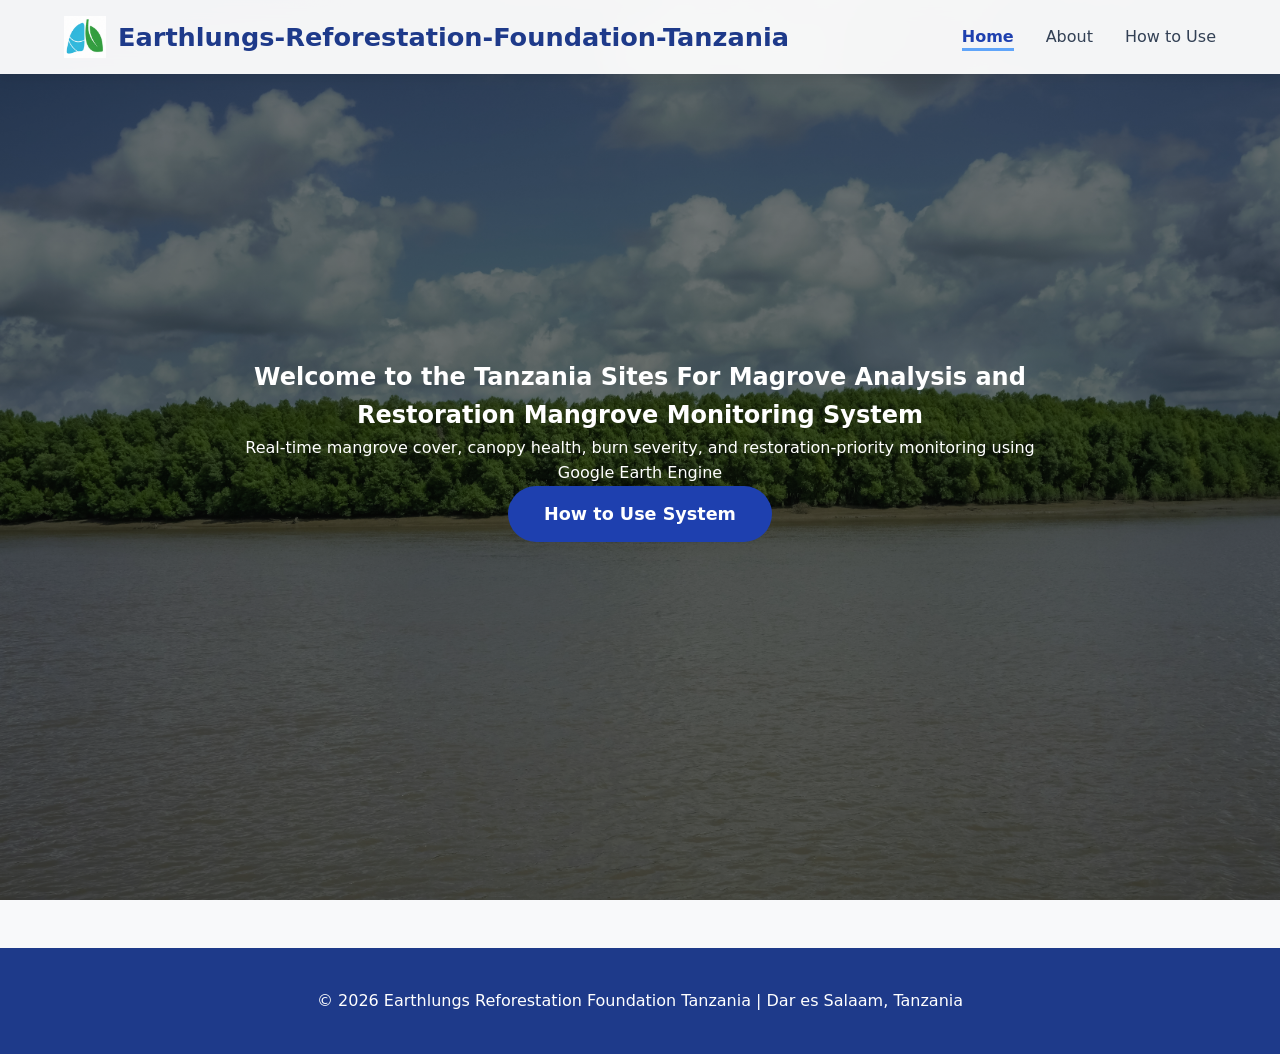
<file: index.html>
<!DOCTYPE html>
<html lang="en">
<head>
  <meta charset="UTF-8">
  <meta name="viewport" content="width=device-width, initial-scale=1.0">
  <title>Home - Tanzania Sites for Mangrove Monitoring</title>
  <link rel="stylesheet" href="style.css">
</head>
<body>

  <nav class="navbar">
    <div class="logo"><img src="logo.png" alt="EarthLungs Logo" class="logo-img">Earthlungs-Reforestation-Foundation-Tanzania </div>
    <ul>
      <li><a href="index.html" class="active">Home</a></li>
      <li><a href="about.html">About</a></li>
      <li><a href="app.html">How to Use</a></li>
    </ul>
  </nav>

  <section class="hero">
    <div class="hero-content">
      <h1>Welcome to the <span class="highlight">Tanzania Sites For Magrove Analysis and Restoration</span> Mangrove Monitoring System</h1>
      <p>Real-time mangrove cover, canopy health, burn severity, and restoration-priority monitoring using Google Earth Engine</p>
      <a href="app.html" class="btn">How to Use System</a>
    </div>
  </section>

  <footer>
    <p>&copy; 2026 Earthlungs Reforestation Foundation Tanzania | Dar es Salaam, Tanzania</p>
  </footer>
</body>
</html>
</file>
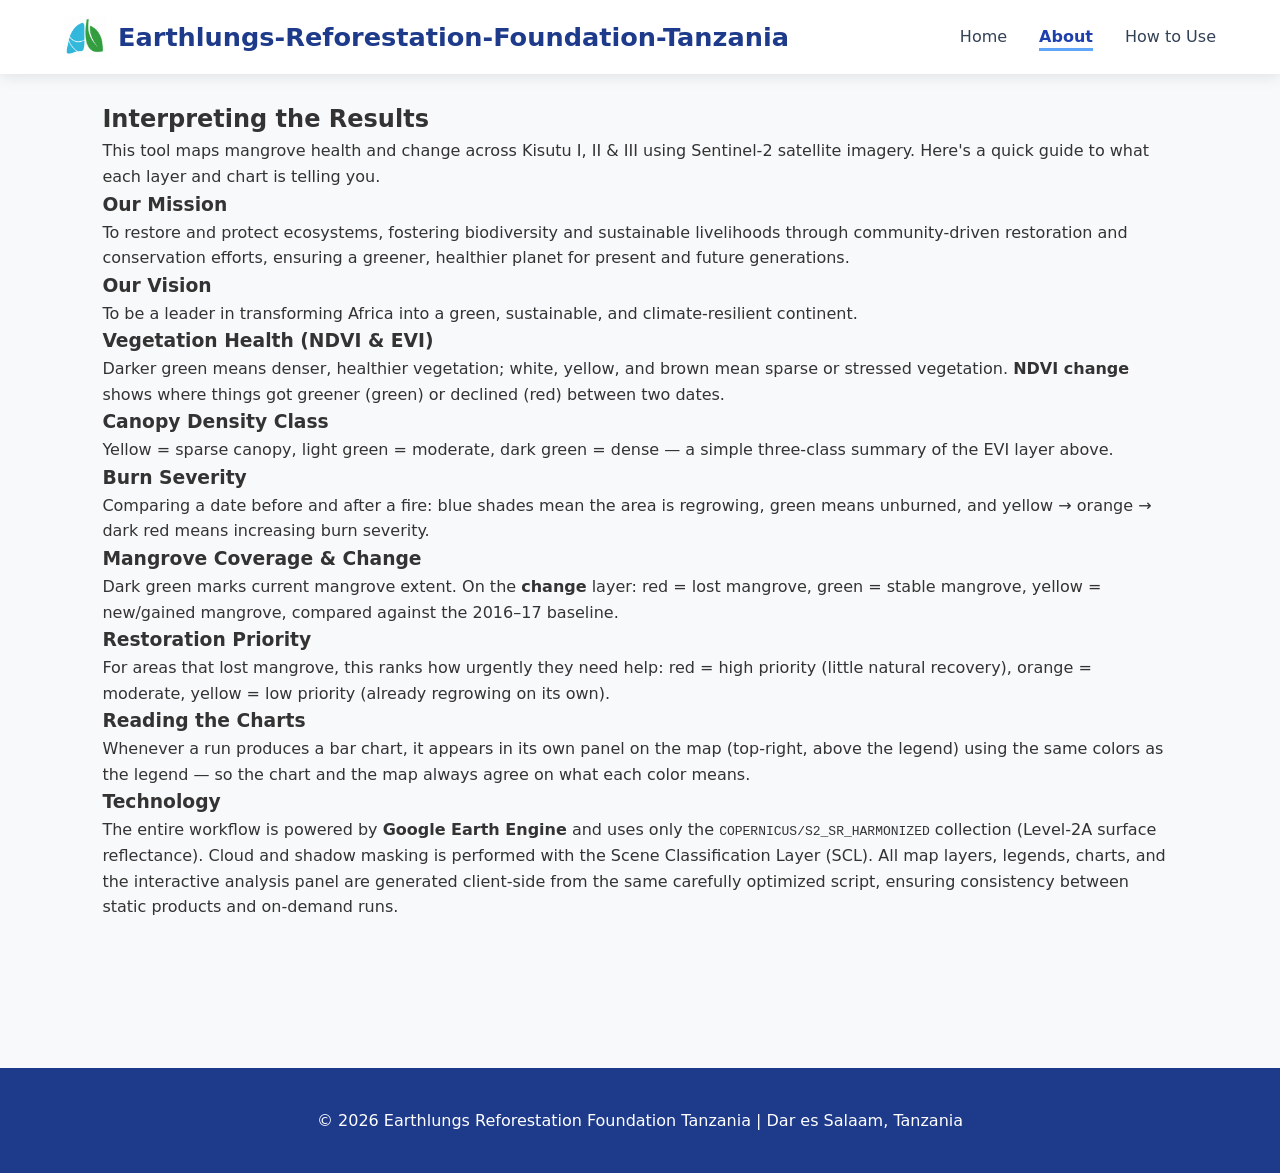
<file: about.html>
<!DOCTYPE html>
<html lang="en">
<head>
  <meta charset="UTF-8">
  <meta name="viewport" content="width=device-width, initial-scale=1.0">
  <title>About - Kisutu Mangrove Monitor</title>
  <link rel="stylesheet" href="style.css">
</head>
<body>
  <nav class="navbar">
    <div class="logo">
      <img src="logo.png" alt="EarthLungs Logo" class="logo-img">Earthlungs-Reforestation-Foundation-Tanzania
    </div>
    <ul>
      <li><a href="index.html">Home</a></li>
      <li><a href="about.html" class="active">About</a></li>
      <li><a href="app.html">How to Use</a></li>
    </ul>
  </nav>

  <section class="about-section">
    <div class="container">
      <h2>Interpreting the Results</h2>

      <div class="project-description">
        <p>
          This tool maps mangrove health and change across Kisutu I, II &amp; III using Sentinel-2
          satellite imagery. Here's a quick guide to what each layer and chart is telling you.
        </p>

        <h3>Our Mission</h3>
        <p>
          To restore and protect ecosystems, fostering biodiversity and sustainable livelihoods
          through community-driven restoration and conservation efforts, ensuring a greener,
          healthier planet for present and future generations.
        </p>

        <h3>Our Vision</h3>
        <p>
          To be a leader in transforming Africa into a green, sustainable, and climate-resilient
          continent.
        </p>

        <h3>Vegetation Health (NDVI &amp; EVI)</h3>
        <p>
          Darker green means denser, healthier vegetation; white, yellow, and brown mean sparse or
          stressed vegetation. <strong>NDVI change</strong> shows where things got greener (green)
          or declined (red) between two dates.
        </p>

        <h3>Canopy Density Class</h3>
        <p>
          Yellow = sparse canopy, light green = moderate, dark green = dense — a simple three-class
          summary of the EVI layer above.
        </p>

        <h3>Burn Severity</h3>
        <p>
          Comparing a date before and after a fire: blue shades mean the area is regrowing,
          green means unburned, and yellow → orange → dark red means increasing burn severity.
        </p>

        <h3>Mangrove Coverage &amp; Change</h3>
        <p>
          Dark green marks current mangrove extent. On the <strong>change</strong> layer:
          red = lost mangrove, green = stable mangrove, yellow = new/gained mangrove, compared
          against the 2016–17 baseline.
        </p>

        <h3>Restoration Priority</h3>
        <p>
          For areas that lost mangrove, this ranks how urgently they need help: red = high
          priority (little natural recovery), orange = moderate, yellow = low priority
          (already regrowing on its own).
        </p>

        <h3>Reading the Charts</h3>
        <p>
          Whenever a run produces a bar chart, it appears in its own panel on the map (top-right,
          above the legend) using the same colors as the legend — so the chart and the map always
          agree on what each color means.
        </p>

        <h3>Technology</h3>
        <p>
          The entire workflow is powered by <strong>Google Earth Engine</strong> and uses only
          the <code>COPERNICUS/S2_SR_HARMONIZED</code> collection (Level-2A surface reflectance).
          Cloud and shadow masking is performed with the Scene Classification Layer (SCL). All
          map layers, legends, charts, and the interactive analysis panel are generated
          client-side from the same carefully optimized script, ensuring consistency between
          static products and on-demand runs.
        </p>
      </div>
    </div>
  </section>
  <footer>
    <p>&copy; 2026 Earthlungs Reforestation Foundation Tanzania | Dar es Salaam, Tanzania</p>
  </footer>
</body>
</html>
</file>
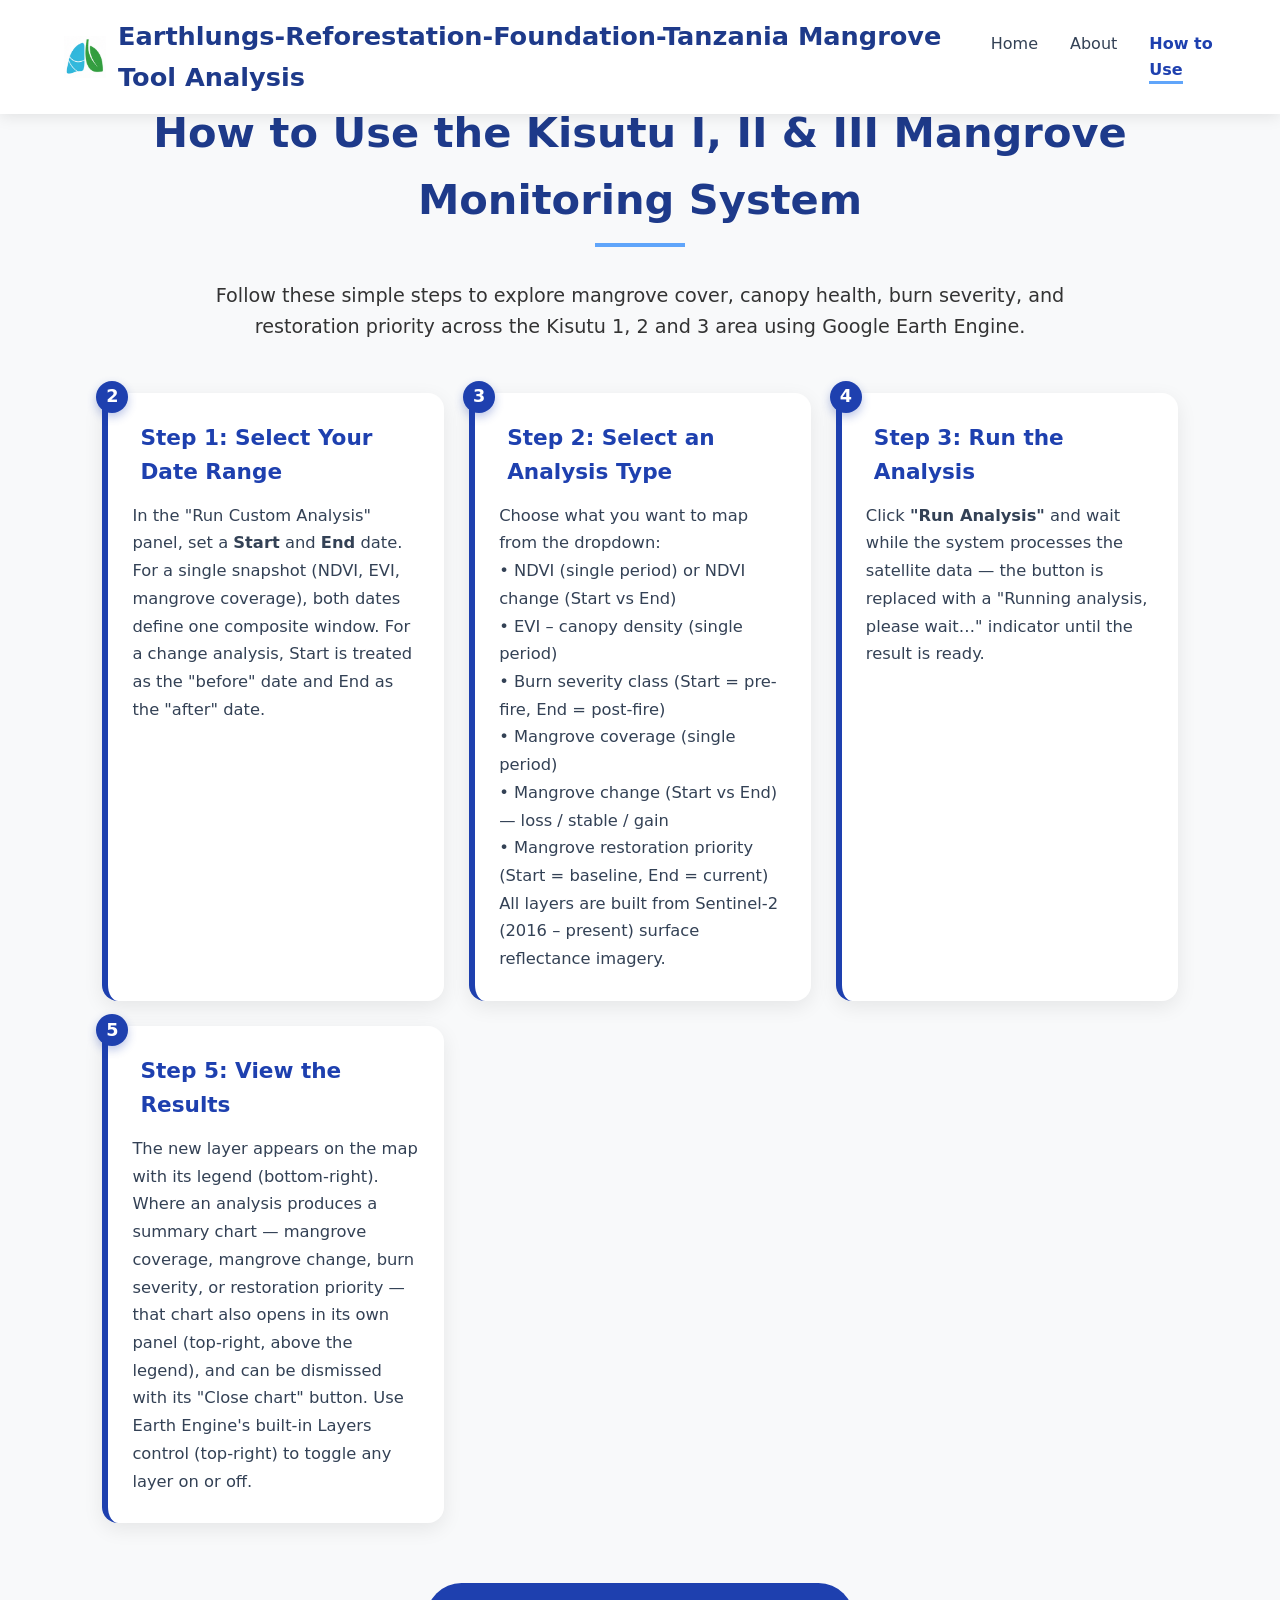
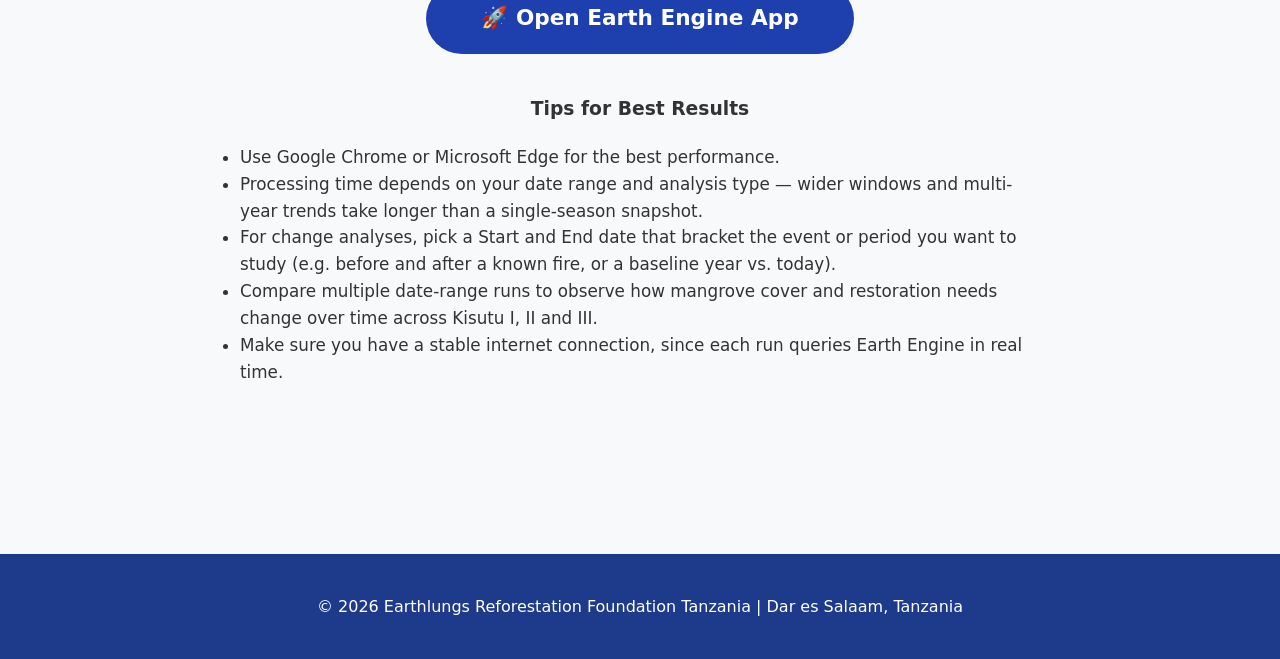
<file: app.html>
<!DOCTYPE html>
<html lang="en">
<head>
  <meta charset="UTF-8">
  <meta name="viewport" content="width=device-width, initial-scale=1.0">
  <title>How to Use - Mangrove Tool</title>
  <link rel="stylesheet" href="style.css">
</head>
<body>

  <nav class="navbar">
    <div class="logo"><img src="logo.png" alt="EarthLungs Logo" class="logo-img">Earthlungs-Reforestation-Foundation-Tanzania Mangrove Tool Analysis</div>
    <ul>
      <li><a href="index.html">Home</a></li>
      <li><a href="about.html">About</a></li>
      <li><a href="app.html" class="active">How to Use</a></li>
    </ul>
  </nav>

  <section class="section">
    <div class="container">
      <h2>How to Use the Kisutu I, II &amp; III Mangrove Monitoring System</h2>

      <p style="text-align: center; font-size: 1.2rem; max-width: 900px; margin: 0 auto 50px;">
        Follow these simple steps to explore mangrove cover, canopy health, burn severity,
        and restoration priority across the Kisutu 1, 2 and 3 area using Google Earth Engine.
      </p>

      <div class="how-to-use">

        <div class="step-card" data-step="2">
          <h3>Step 1: Select Your Date Range</h3>
          <p>In the "Run Custom Analysis" panel, set a <strong>Start</strong> and <strong>End</strong> date.
             For a single snapshot (NDVI, EVI, mangrove coverage), both dates define one composite window.
             For a change analysis, Start is treated as the "before" date and End as the "after" date.</p>
        </div>

        <div class="step-card" data-step="3">
          <h3>Step 2: Select an Analysis Type</h3>
          <p>Choose what you want to map from the dropdown:<br>
             • NDVI (single period) or NDVI change (Start vs End)<br>
             • EVI – canopy density (single period)<br>
             • Burn severity class (Start = pre-fire, End = post-fire)<br>
             • Mangrove coverage (single period)<br>
             • Mangrove change (Start vs End) — loss / stable / gain<br>
             • Mangrove restoration priority (Start = baseline, End = current)<br>
             All layers are built from Sentinel-2 (2016 – present) surface reflectance imagery.
          </p>
        </div>

        <div class="step-card" data-step="4">
          <h3>Step 3: Run the Analysis</h3>
          <p>Click <strong>"Run Analysis"</strong> and wait while the system processes the satellite data —
             the button is replaced with a "Running analysis, please wait…" indicator until the result
             is ready.</p>
        </div>

        <div class="step-card" data-step="5">
          <h3>Step 5: View the Results</h3>
          <p>The new layer appears on the map with its legend (bottom-right). Where an analysis produces
             a summary chart — mangrove coverage, mangrove change, burn severity, or restoration
             priority — that chart also opens in its own panel (top-right, above the legend), and can
             be dismissed with its "Close chart" button. Use Earth Engine's built-in Layers control
             (top-right) to toggle any layer on or off.</p>
        </div>


      </div>

      <!-- Centered Big Button -->
      <div style="text-align: center; margin: 60px 0 40px 0;">
        <a href="https://loneysafari.users.earthengine.app/view/earthlungs"
           target="_blank"
           class="btn"
           style="font-size: 1.35rem; padding: 18px 55px;">
          🚀 Open Earth Engine App
        </a>
      </div>

      <h3 style="margin-top: 40px; text-align: center;">Tips for Best Results</h3>
      <ul style="max-width: 800px; margin: 20px auto; font-size: 1.05rem;">
        <li>Use Google Chrome or Microsoft Edge for the best performance.</li>
        <li>Processing time depends on your date range and analysis type — wider windows and
            multi-year trends take longer than a single-season snapshot.</li>
        <li>For change analyses, pick a Start and End date that bracket the event or period you want
            to study (e.g. before and after a known fire, or a baseline year vs. today).</li>
        <li>Compare multiple date-range runs to observe how mangrove cover and restoration needs
            change over time across Kisutu I, II and III.</li>
        <li>Make sure you have a stable internet connection, since each run queries Earth Engine
            in real time.</li>
      </ul>

    </div>
  </section>

  <footer>
    <p>&copy; 2026 Earthlungs Reforestation Foundation Tanzania | Dar es Salaam, Tanzania</p>
  </footer>
</body>
</html>
</file>
<file: style.css>
* {
    margin: 0;
    padding: 0;
    box-sizing: border-box;
}

body {
    font-family: 'Segoe UI', system-ui, -apple-system, sans-serif;
    line-height: 1.6;
    color: #333;
    background: #f8f9fa;
}

/* ==================== NAVBAR ==================== */
.navbar {
    position: fixed;
    top: 0;
    width: 100%;
    background: rgba(255, 255, 255, 0.95);
    backdrop-filter: blur(10px);
    box-shadow: 0 2px 15px rgba(0, 0, 0, 0.1);
    padding: 1rem 5%;
    display: flex;
    justify-content: space-between;
    align-items: center;
    z-index: 1000;
}

.logo {
    font-size: 1.6rem;
    font-weight: 700;
    color: #1e3a8a;
    display: flex;
    align-items: center;
    gap: 12px;
}

.logo-img {
    width: 42px;
    height: 42px;
    object-fit: contain;
    flex-shrink: 0;
}

.navbar ul {
    list-style: none;
    display: flex;
    gap: 2rem;
}

.navbar a {
    text-decoration: none;
    color: #334155;
    font-weight: 500;
    transition: color 0.3s;
}

.navbar a:hover {
    color: #1e40af;
}

.navbar a.active {
    color: #1e40af;
    font-weight: 600;
    position: relative;
}

.navbar a.active::after {
    content: '';
    position: absolute;
    bottom: -5px;
    left: 0;
    width: 100%;
    height: 3px;
    background: #60a5fa;
}

/* ==================== HERO SECTION ==================== */
.hero {
    height: 100vh;
    background-image: 
        linear-gradient(rgba(0, 0, 0, 0.45), rgba(0, 0, 0, 0.45)),
        url('hero-bg.jpeg');
    background-size: cover;
    background-position: center;
    background-attachment: fixed;
    display: flex;
    align-items: center;
    justify-content: center;
    text-align: center;
    color: white;
    position: relative;
}

.hero-content {
    position: relative;
    z-index: 2;
    max-width: 850px;
    padding: 0 20px;
}

/* ==================== ABOUT & GENERAL SECTIONS ==================== */
.about-section, .section {
    padding: 100px 8%;
    min-height: 70vh;
}

.container {
    max-width: 1200px;
    margin: 0 auto;
}

.section h2 {
    font-size: 2.6rem;
    text-align: center;
    margin-bottom: 3rem;
    color: #1e3a8a;
    position: relative;
}

.section h2::after {
    content: '';
    width: 90px;
    height: 4px;
    background: #60a5fa;
    position: absolute;
    bottom: -14px;
    left: 50%;
    transform: translateX(-50%);
}

/* ==================== PROFILE CARDS ==================== */
.researcher-profile,
.supervisor-profile {
    display: flex;
    align-items: center;
    gap: 40px;
    background: white;
    padding: 35px;
    border-radius: 15px;
    box-shadow: 0 6px 20px rgba(0, 0, 0, 0.08);
    margin-bottom: 40px;
}

.profile-photo {
    width: 230px;
    height: 230px;
    object-fit: cover;
    border-radius: 50%;
    border: 6px solid #1e40af;
    flex-shrink: 0;
}

.profile-info h2 {
    margin-top: 0;
    color: #1e3a8a;
    font-size: 2rem;
}

.profile-info p {
    margin-bottom: 8px;
    font-size: 1.05rem;
}

/* ==================== STEP CARDS (How to Use) ==================== */
.how-to-use {
    display: grid;
    grid-template-columns: repeat(auto-fit, minmax(320px, 1fr));
    gap: 25px;
    margin-top: 30px;
}

.step-card {
    background: white;
    padding: 28px 24px;
    border-radius: 16px;
    box-shadow: 0 6px 20px rgba(0, 0, 0, 0.08);
    border-left: 6px solid #1e40af;
    transition: all 0.3s ease;
    position: relative;
}

.step-card:hover {
    transform: translateY(-8px);
    box-shadow: 0 15px 30px rgba(30, 64, 175, 0.15);
    border-left-color: #60a5fa;
}

.step-card h3 {
    color: #1e40af;
    font-size: 1.35rem;
    margin-bottom: 12px;
    padding-left: 8px;
}

.step-card p {
    color: #334155;
    line-height: 1.7;
    font-size: 1.02rem;
}

/* Step Number */
.step-card::before {
    content: attr(data-step);
    position: absolute;
    top: -12px;
    left: -12px;
    background: #1e40af;
    color: white;
    width: 32px;
    height: 32px;
    border-radius: 50%;
    display: flex;
    align-items: center;
    justify-content: center;
    font-weight: bold;
    font-size: 1.1rem;
    box-shadow: 0 4px 10px rgba(30, 64, 175, 0.3);
}

/* ==================== BUTTONS ==================== */
.btn {
    background: #1e40af;
    color: white;
    padding: 14px 36px;
    font-size: 1.1rem;
    border: none;
    border-radius: 50px;
    cursor: pointer;
    transition: all 0.3s;
    font-weight: 600;
    text-decoration: none;
    display: inline-block;
}

.btn:hover {
    background: #3b82f6;
    transform: translateY(-4px);
    box-shadow: 0 10px 25px rgba(30, 64, 175, 0.4);
}

/* ==================== FORM STYLES (for Contact page) ==================== */
form {
    max-width: 700px;
    margin: 0 auto;
    display: flex;
    flex-direction: column;
    gap: 1.2rem;
}

input, textarea {
    padding: 15px;
    border: 1px solid #cbd5e1;
    border-radius: 10px;
    font-size: 1.05rem;
    transition: all 0.3s;
}

input:focus, textarea:focus {
    outline: none;
    border-color: #3b82f6;
    box-shadow: 0 0 0 4px rgba(59, 130, 246, 0.15);
}

/* Footer */
footer {
    background: #1e3a8a;
    color: white;
    text-align: center;
    padding: 2.5rem 1rem;
    margin-top: 3rem;
}

/* ==================== RESPONSIVE ==================== */
@media (max-width: 768px) {
    .navbar ul {
        gap: 1rem;
        font-size: 0.95rem;
    }

    .logo {
        font-size: 1.1rem;
        gap: 8px;
    }

    .logo-img {
        width: 30px;
        height: 30px;
    }
    
    .section, .about-section {
        padding: 80px 5%;
    }
    
    .hero h1 {
        font-size: 2.8rem;
    }
    
    .researcher-profile,
    .supervisor-profile {
        flex-direction: column;
        text-align: center;
        gap: 20px;
    }
    
    .profile-photo {
        width: 180px;
        height: 180px;
    }
}
</file>
